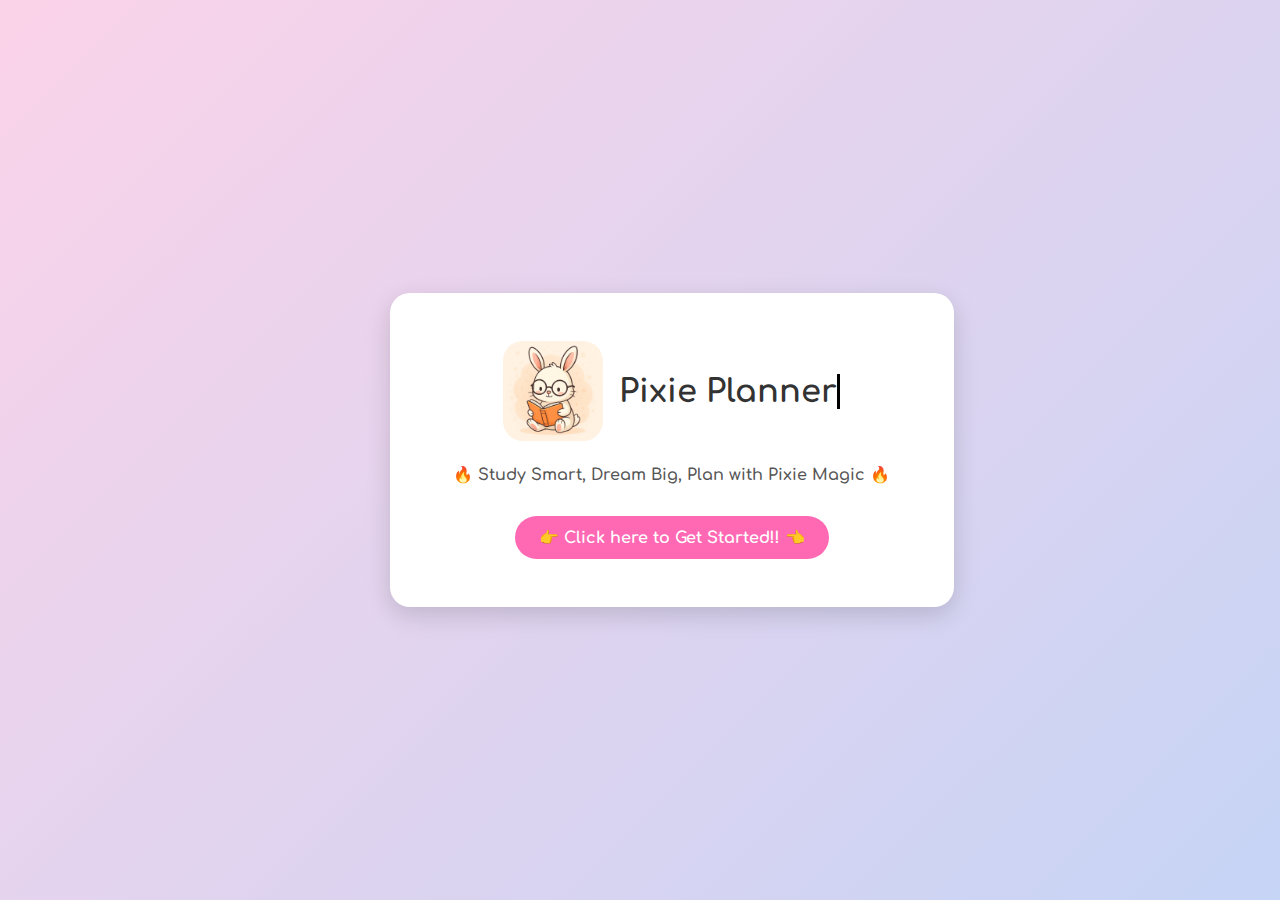
<file: index.html>
<!DOCTYPE html>
<html lang="en">
<head>
  <meta charset="UTF-8" />
  <meta name="viewport" content="width=device-width, initial-scale=1.0"/>
  <link href="https://fonts.googleapis.com/css2?family=Comfortaa&display=swap" rel="stylesheet"/>
  <link rel="stylesheet" href="style.css"/>
  <title>Pixie Planner | Getting Started</title>
</head>
<body>
  <div class="container">
    <div class="card">
      <div class="logo-text">
        <div class="logo"></div>
        <h1 class="title">Pixie Planner</h1>
      </div>
      <h4 class="tagline">🔥 Study Smart, Dream Big, Plan with Pixie Magic 🔥</h3>
      <a class="cta-button" href="login.html">👉 Click here to Get Started!! 👈</a>
    </div>
  </div>
</body>
</html>
</file>
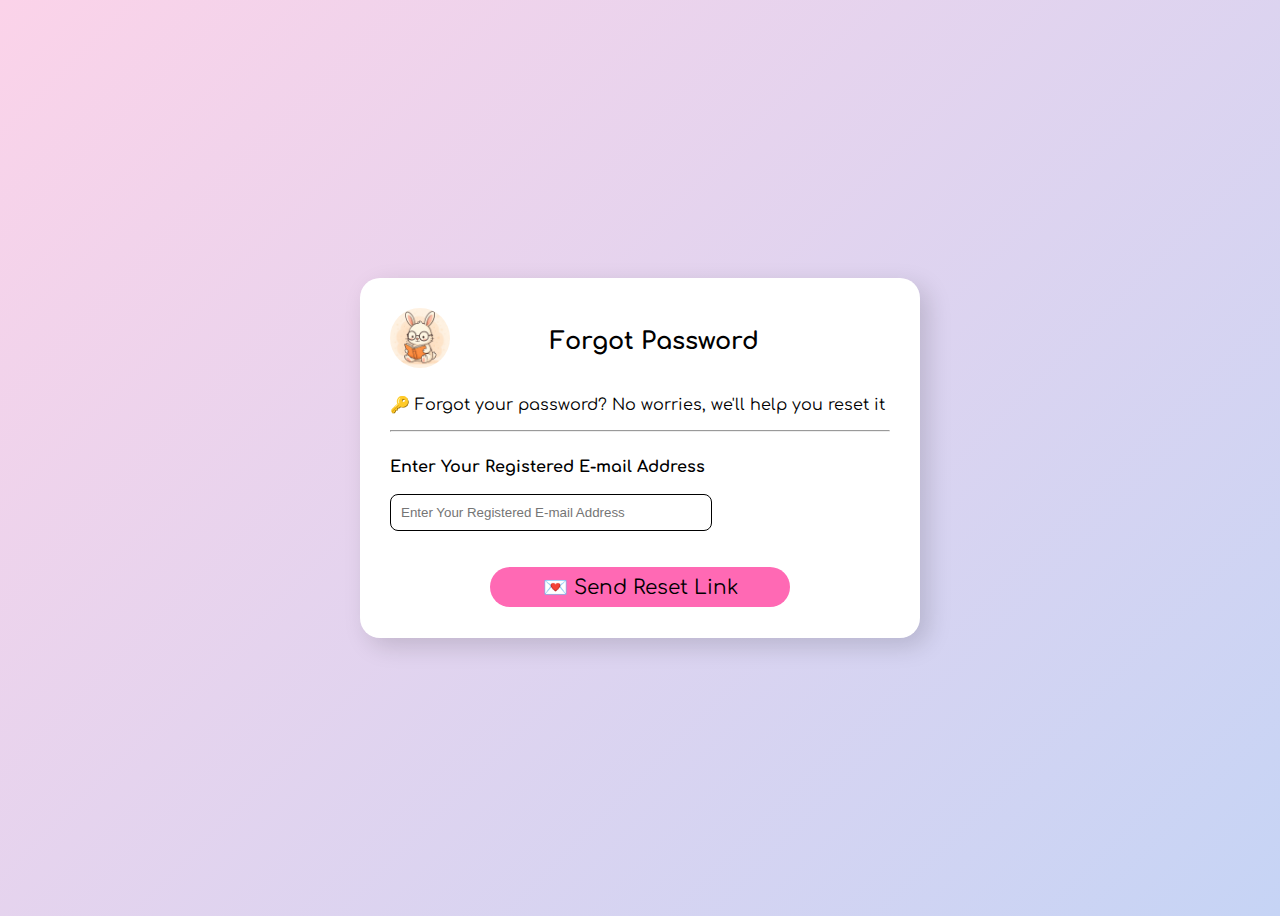
<file: forgotpassword.html>
<!DOCTYPE html>
<html lang="en">
<head>
    <meta charset="UTF-8">
    <meta name="viewport" content="width=device-width, initial-scale=1.0">
    <link href="https://fonts.googleapis.com/css2?family=Comfortaa&display=swap" rel="stylesheet"/>
    <link rel="stylesheet" href="forgotpassword_style.css">
    <title>Pixie Planner | Forgot Password</title>
</head>
<body>
    <div class="forgotpassword-card">
          <div class="heading">
           <div class="logo"></div>
           <h2>Forgot Password</h2>
          </div>
          <p class="subheading">🔑 Forgot your password? No worries, we'll help you reset it</p> 
          <hr>
          <br>
          <form>
            <label for="email"><b>Enter Your Registered E-mail Address</b></label>
            <br>
            <br>
            <input id="email" type="email" placeholder="Enter Your Registered E-mail Address">
            <br>
            <br>
            <br>
            <button type="submit" class="sendresetlink">💌 Send Reset Link</button>
          </form> 
    </div>
</body>
</html>
</file>
<file: style.css>
body {
  margin: 0;
  padding: 0;
  font-family: 'Comfortaa', cursive;
  background: linear-gradient(135deg, #fbd3e9, #c6d4f5);
  display: flex;
  justify-content: center;
  align-items: center;
  height: 100vh;
}
.container {
  text-align: center;
  padding: 2rem;
}
.card {
  background: white;
  border-radius: 20px;
  box-shadow: 0 8px 24px rgba(0, 0, 0, 0.15);
  padding: 3rem 2rem;
  max-width: 500px;
  width: 100%;
  margin: auto;
  animation: fadeIn 1s ease-in;
}
.card:hover {
  box-shadow : 10px 10px 30px hotpink;
}

.logo-text {
  display: flex;
  align-items: center;
  justify-content: center;
  margin-bottom: 1.5rem;
}

.logo {
  height: 100px;
  width: 100px;
  background-image: url("Pixie_Plannner_Logo.jpg");
  background-size: cover;
  background-position: center;
  border-radius: 20px;
  margin-right: 1rem;
}

.title {
  font-size: 2rem;
  font-weight: bold;
  color: #333;
  white-space: nowrap;
  overflow: hidden;
  border-right: 3px solid black;
  animation: typing 3s steps(13) 1s 1 normal both, blink 0.6s step-end infinite;
}

.tagline {
  font-weight: 600;
  margin-bottom: 2rem;
  color: #555;
}

.cta-button {
  display: inline-block;
  background-color: #ff69b4;
  color: white;
  padding: 0.75rem 1.5rem;
  border-radius: 25px;
  text-decoration: none;
  font-weight: bold;
  transition: background 0.3s ease;
}

.cta-button:hover {
  background-color: #ff1493;
}

/* Animations */
@keyframes typing {
  from {
    width: 0;
  }
  to {
    width: 13ch;
  }
}

@keyframes blink {
  50% {
    border-color: transparent;
  }
}

@keyframes fadeIn {
  from {
    opacity: 0;
    transform: translateY(20px);
  }
  to {
    opacity: 1;
    transform: translateY(0);
  }
}
</file>
<file: forgotpassword_style.css>
body {
  font-family: 'Comfortaa', cursive;
  background: linear-gradient(135deg, #fbd3e9, #c6d4f5);
  display: flex;
  justify-content: center;
  align-items: center;
  height: 100vh;
}
.forgotpassword-card {
    width:500px;
    height:300px;
    background-color: white;
    box-shadow:8px 8px 24px rgba(0, 0, 0, 0.15);
    border-radius:20px;
    padding : 30px 30px 30px 30px;
}
.heading {
    display:flex;
    margin-bottom:20px;
}
.logo {
    width:60px;
    height:60px;
    background-color: black;
    border-radius: 100%;
    background-image: url('Pixie_Plannner_Logo.jpg');
    background-position: center;
    background-size: cover;
    margin-right:100px;
}
.forgotpassword-card:hover {
    box-shadow : 10px 10px 30px hotpink;
}
#email{
    width:300px;
    padding:10px 10px 10px 10px;
    border:1px solid black;
    border-radius:8px;
    cursor:pointer;
}
.sendresetlink {
    width:300px;
    height:40px;
    font-size: 20px;
    text-align: center;
    font-family: 'Comfortaa',cursive;
    background-color:#ff69b4;
    border-radius:25px;
    margin-left:auto;
    display:block;
    margin:auto;
    border:none;
    cursor:pointer;
}
.sendresetlink:hover {
    background-color:#ff1493;
}
</file>
